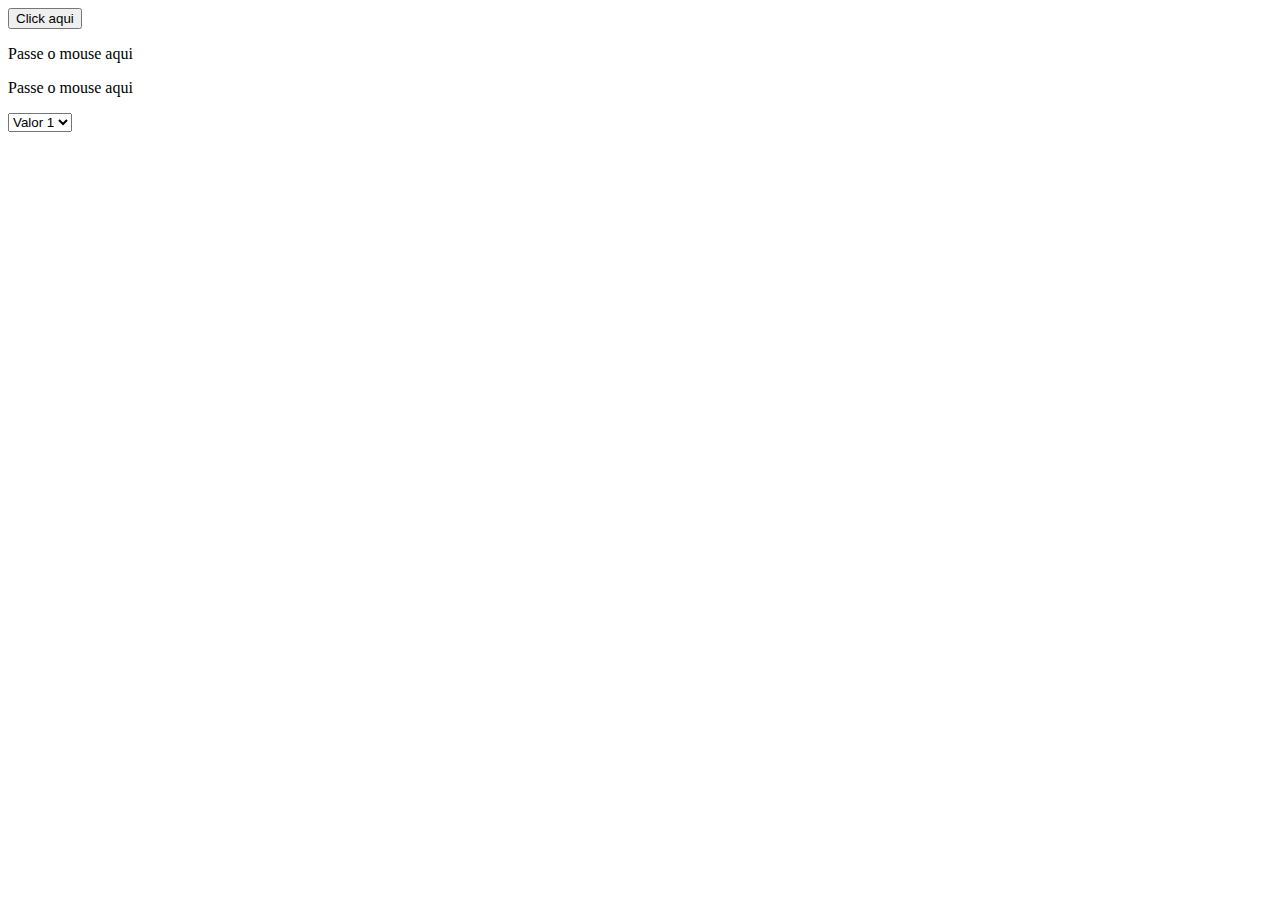
<file: HelloWorldJavaScript/index.html>
<!DOCTYPE html>
<html lang="pt-br">
    <head>
        <meta charset="utf-8">
        <title>my page</title>
        <script type="text/javascript" src="js/main.js"> </script>
    </head>
    <body onload="load()">
        <button type="button" onclick="clicou()">Click aqui</button>
        <p id="agradecimento" onclick="redirecionar()"></p>
        <p /*id="movimentoMouse"*/ onmouseover=trocar(this) onmouseout=voltar(this)>Passe o mouse aqui</p>
        <p /*id="movimentoMouse"*/ onmouseover=trocar(this) onmouseout=voltar(this)>Passe o mouse aqui</p>
        <select onchange= funcaoChange(this)>
            <option value="1"> Valor 1</option>
            <option value="2"> Valor 2</option>
            <option value="3"> Valor 3</option>
        </select>
    </body>
</html>
</file>
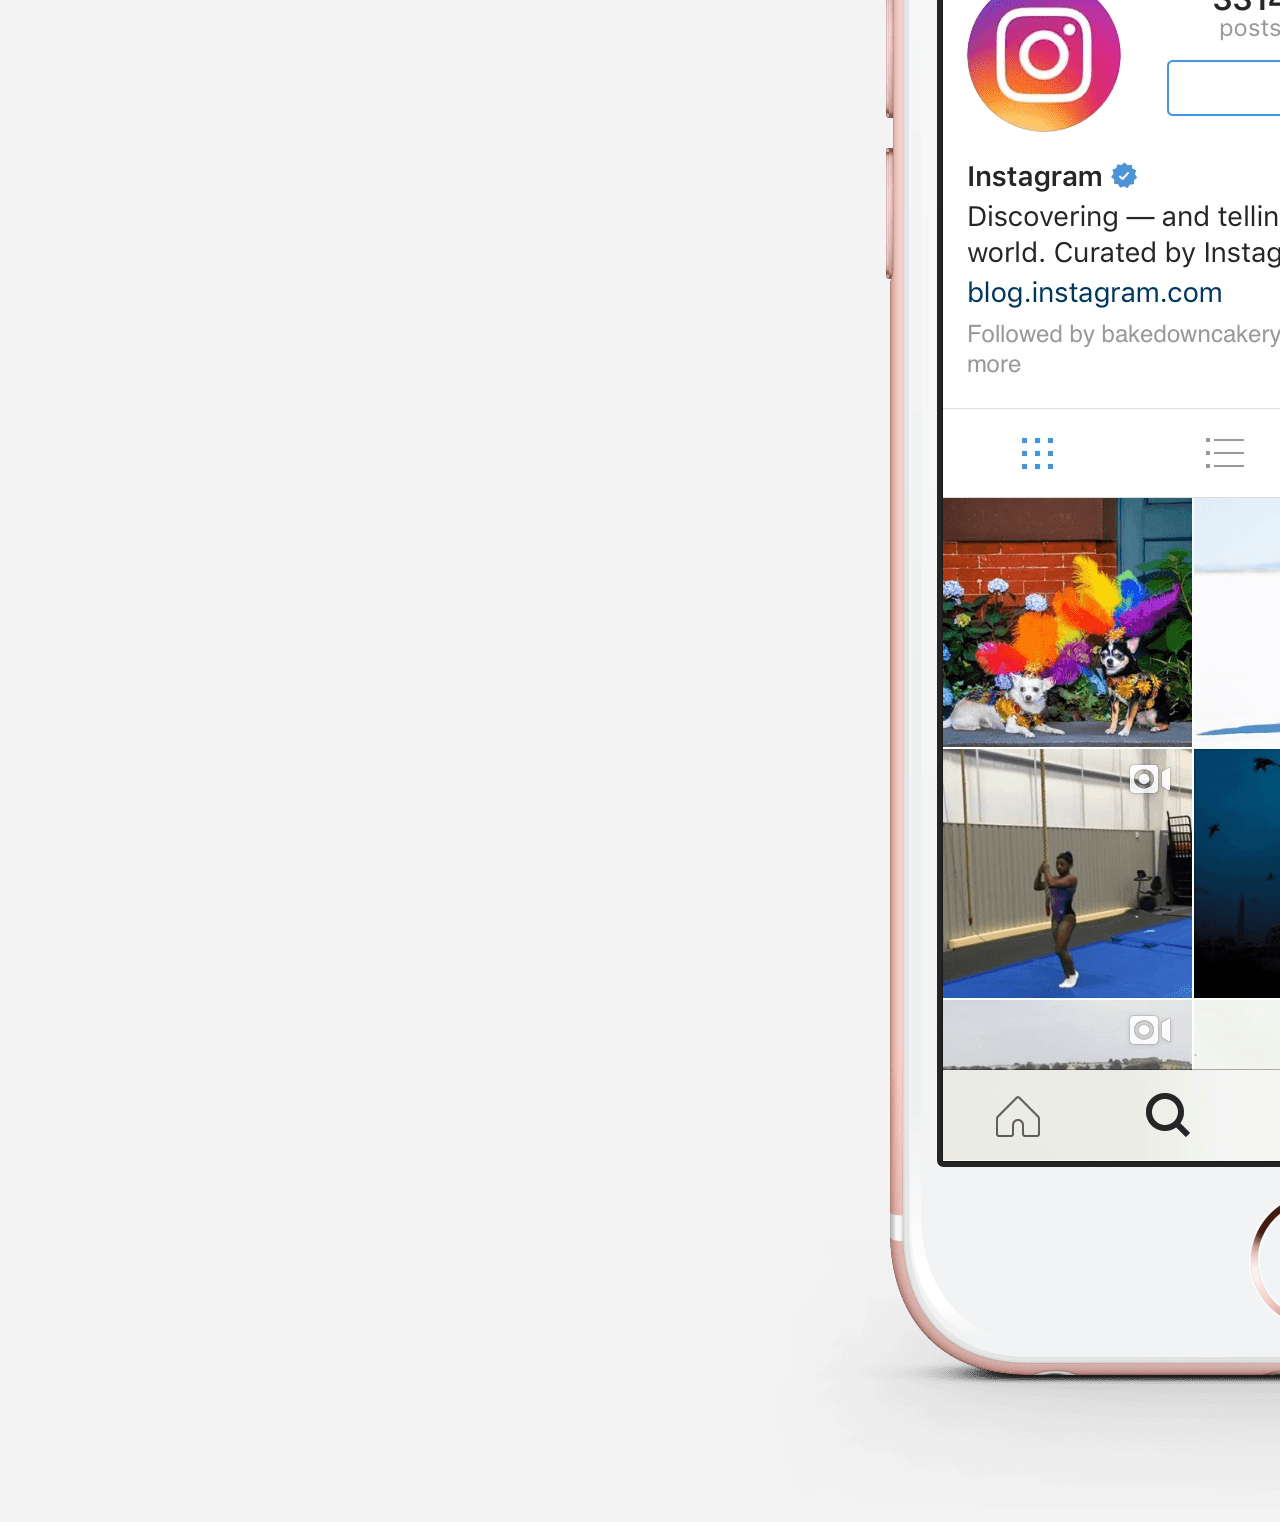
<file: InstagramHomeScreen/index.html>
<!DOCTYPE html>
<html>
    <head>
        <meta charset="utf-8">
        <link rel="stylesheet" href=style.css>
        <title> Instagram </title>
    </head>
    <body>
        <div class="instagram-wrapper">
            <div class="instagram-phone">               
                <img src="./img/instagram-celular.png" alt="celular">
            </div>

            <div class="instagram-continue">
                <div class="grup">
                    <img src="img/instagram-logo.png" class="instagram-logo" alt="logo">
                    <div class="profile-photo">
                        <img src="img/perfil-instagram.jpg" alt="foto de perfil">
                    </div>
                    <a href="#" class="instagram-login">Continue como Igorltdz</a>
                    <a href="#" class="instagram-logout">Remover conta</a>
                </div>
                <div class="group">
                    <p class="not-account">não é igorltdz?</p>
                    <p class="notaaccount">
                        <span class="link-blue">Alternar contas</span>
                        ou
                        <span class="link-blue">Inscreva-se</span>
                    </p>
                </div>
                <div class="get-the-app">
                    <p class="get-app">baixe o aplicativo </p>
                    <div class="downlaod">
                        <a href="#" class="app-download"></a>
                        <a href="#" class="app-download"></a>
                    </div>
                </div>
            </div>
        </div> 
    </body>
</html>
</file>
